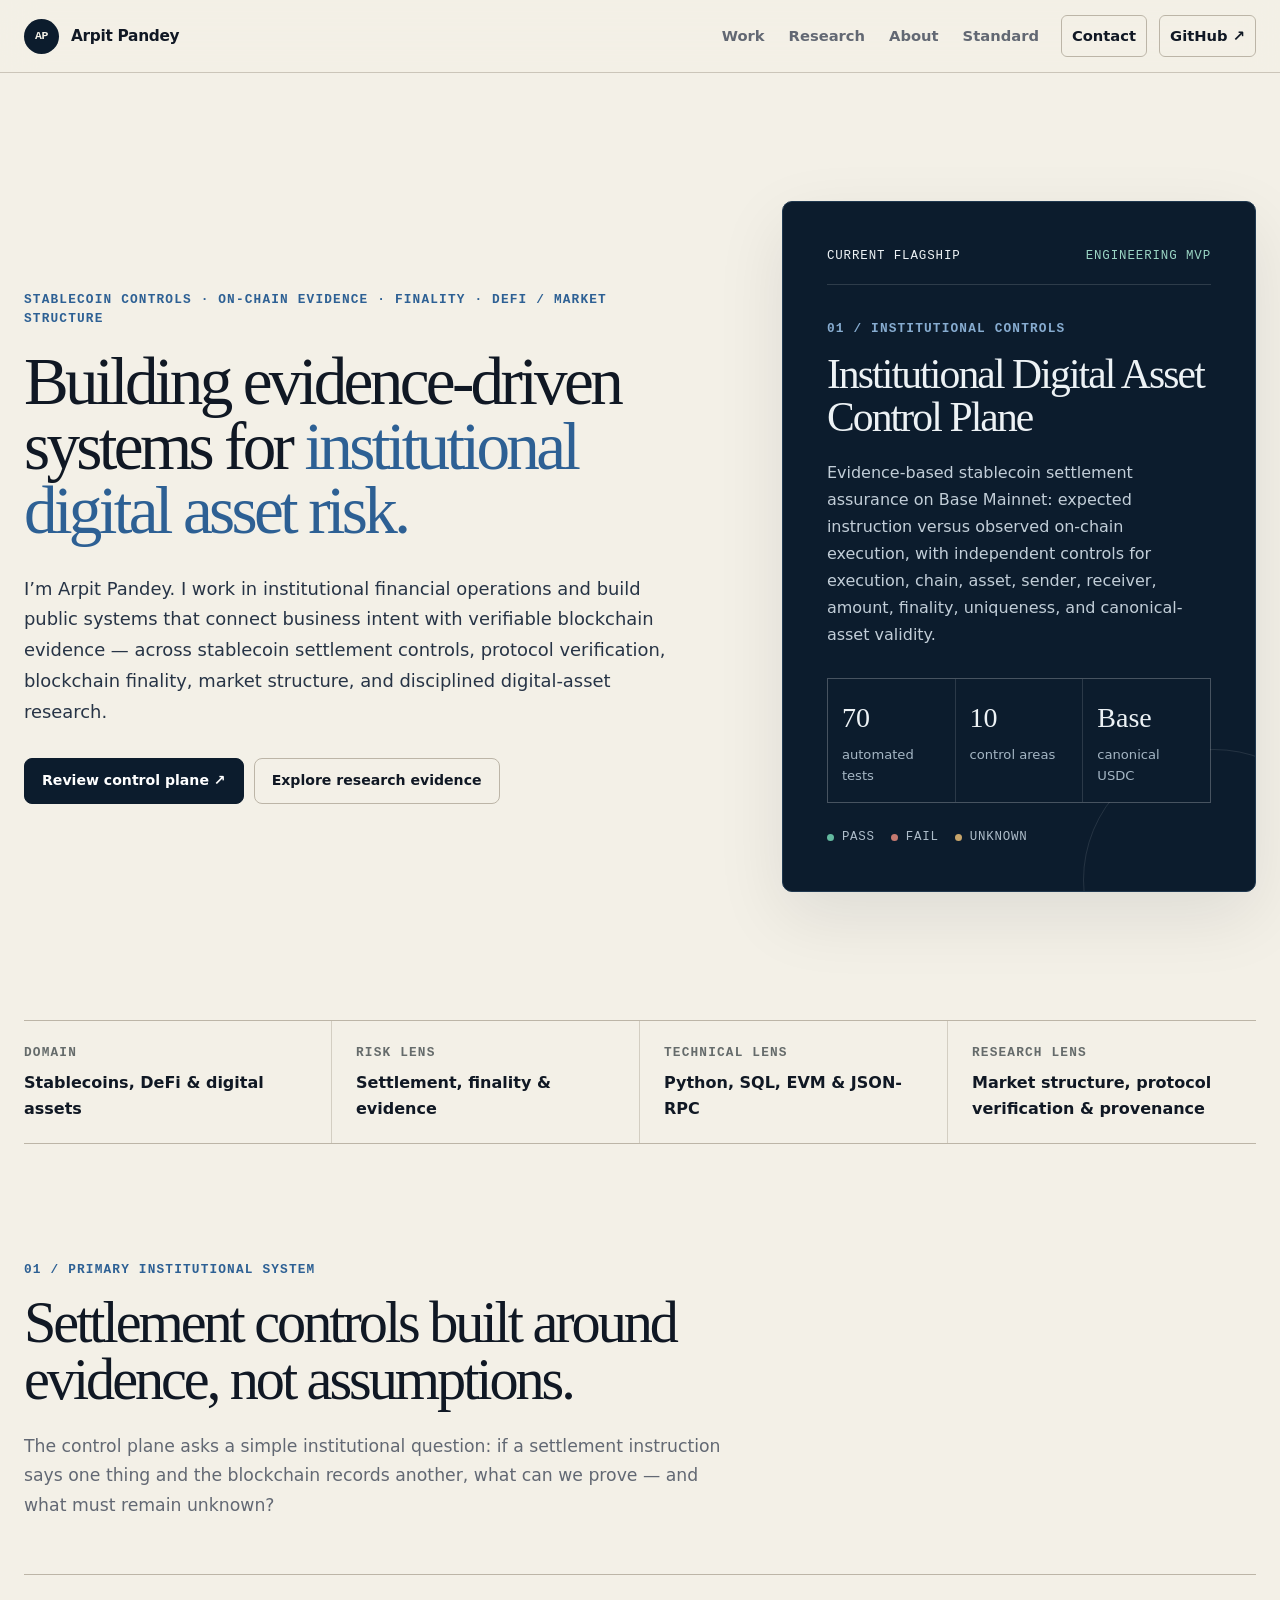
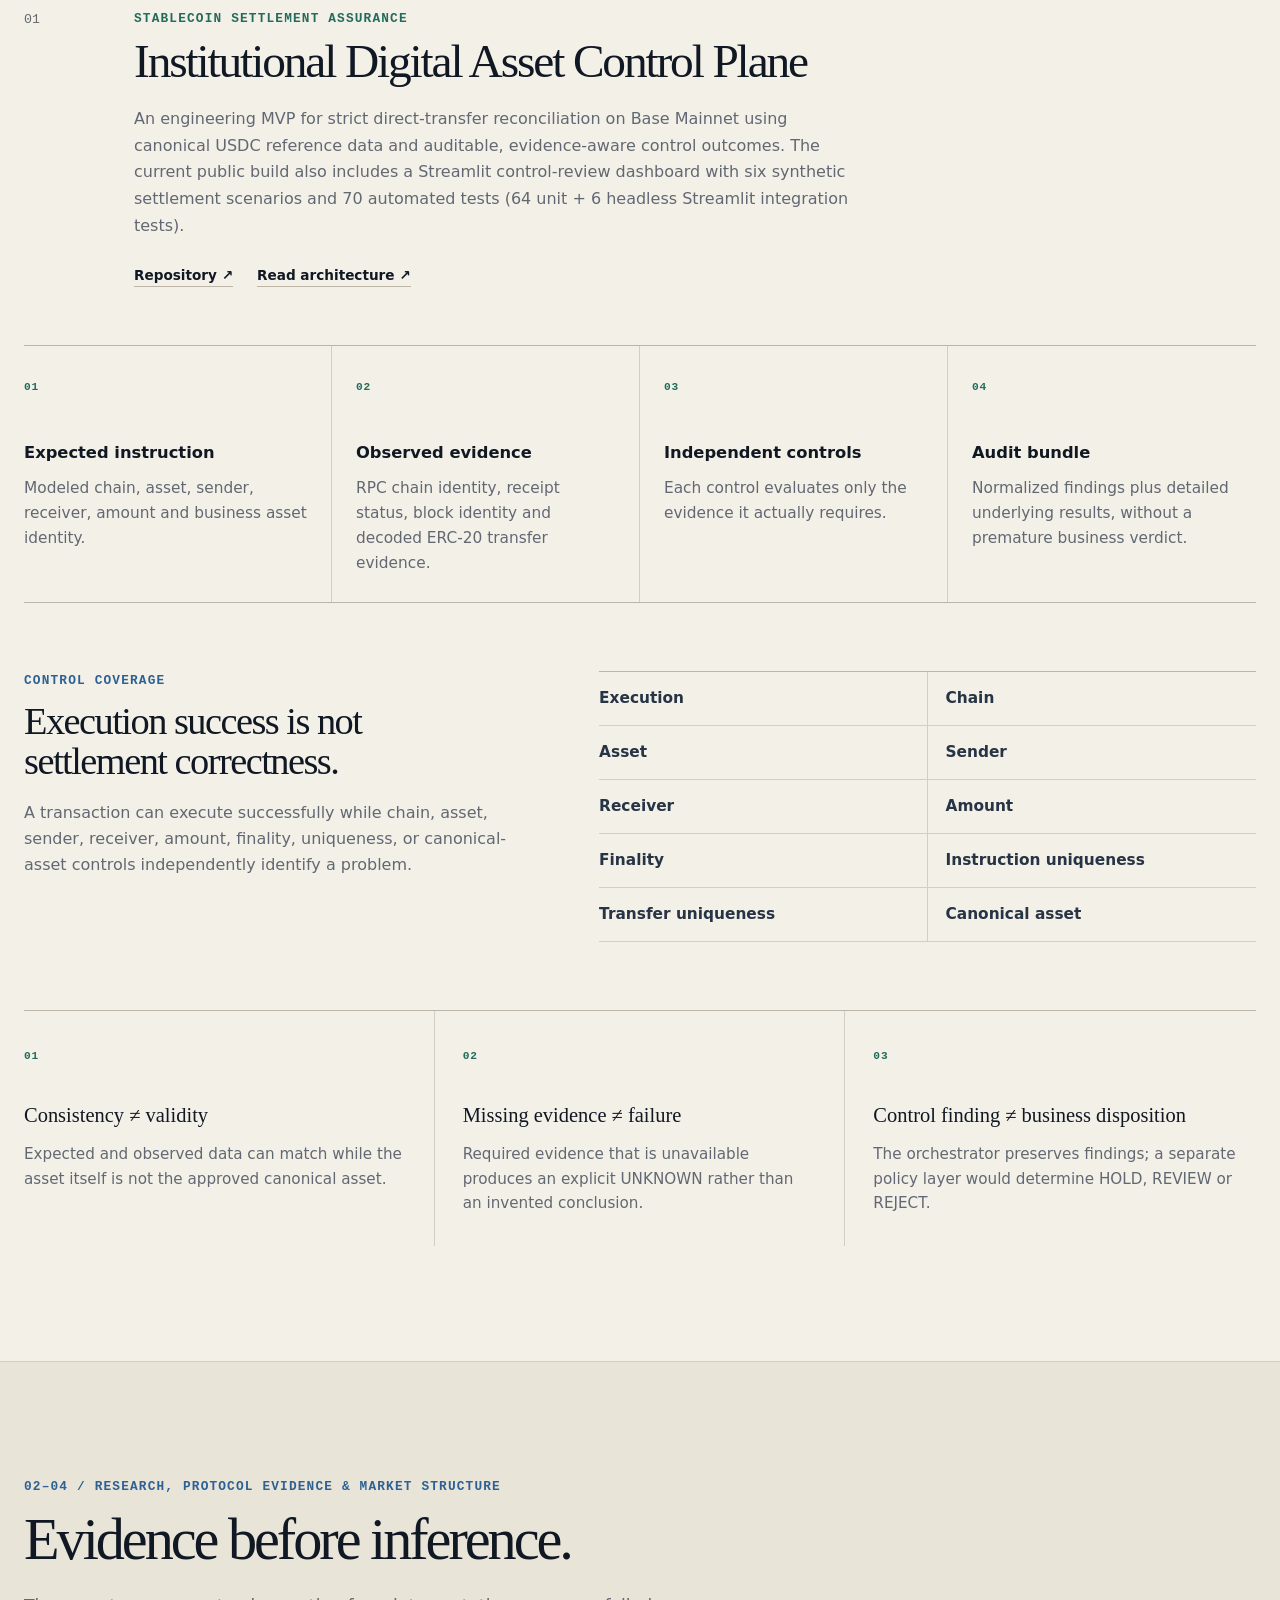
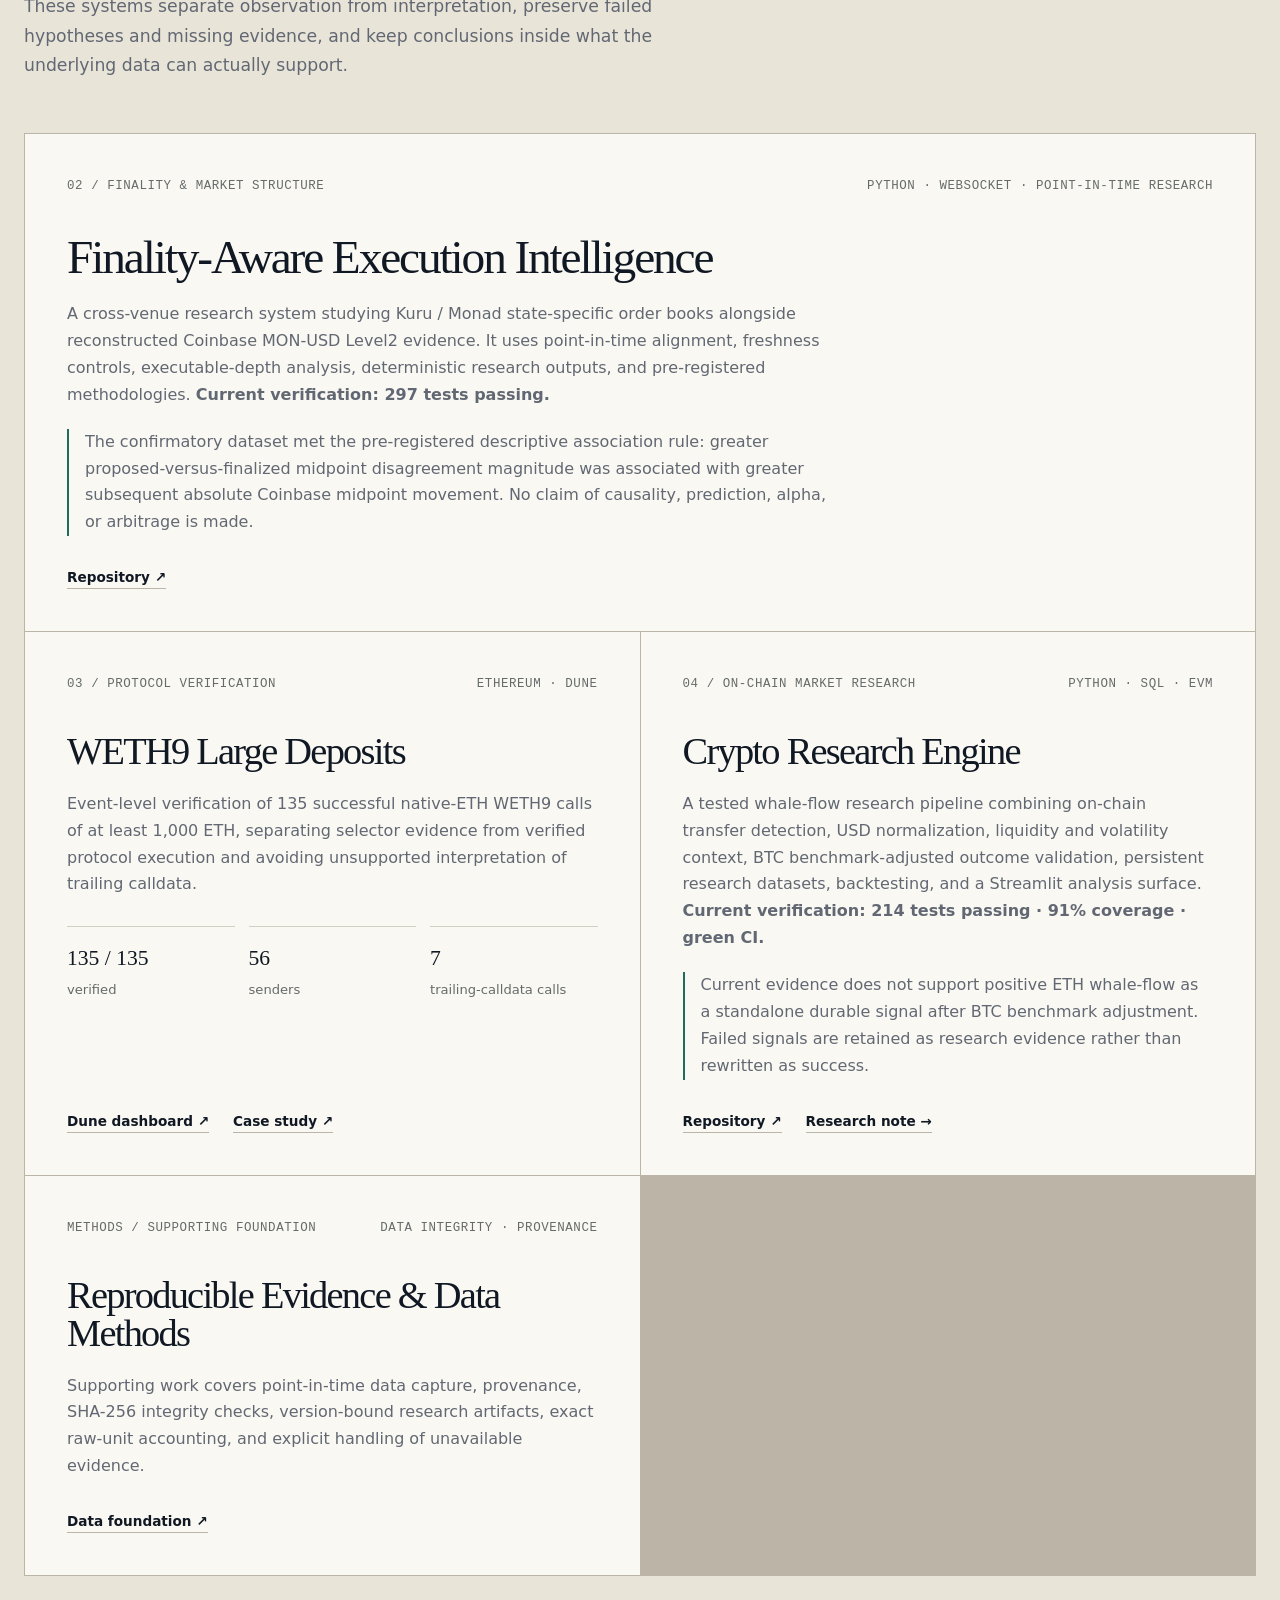
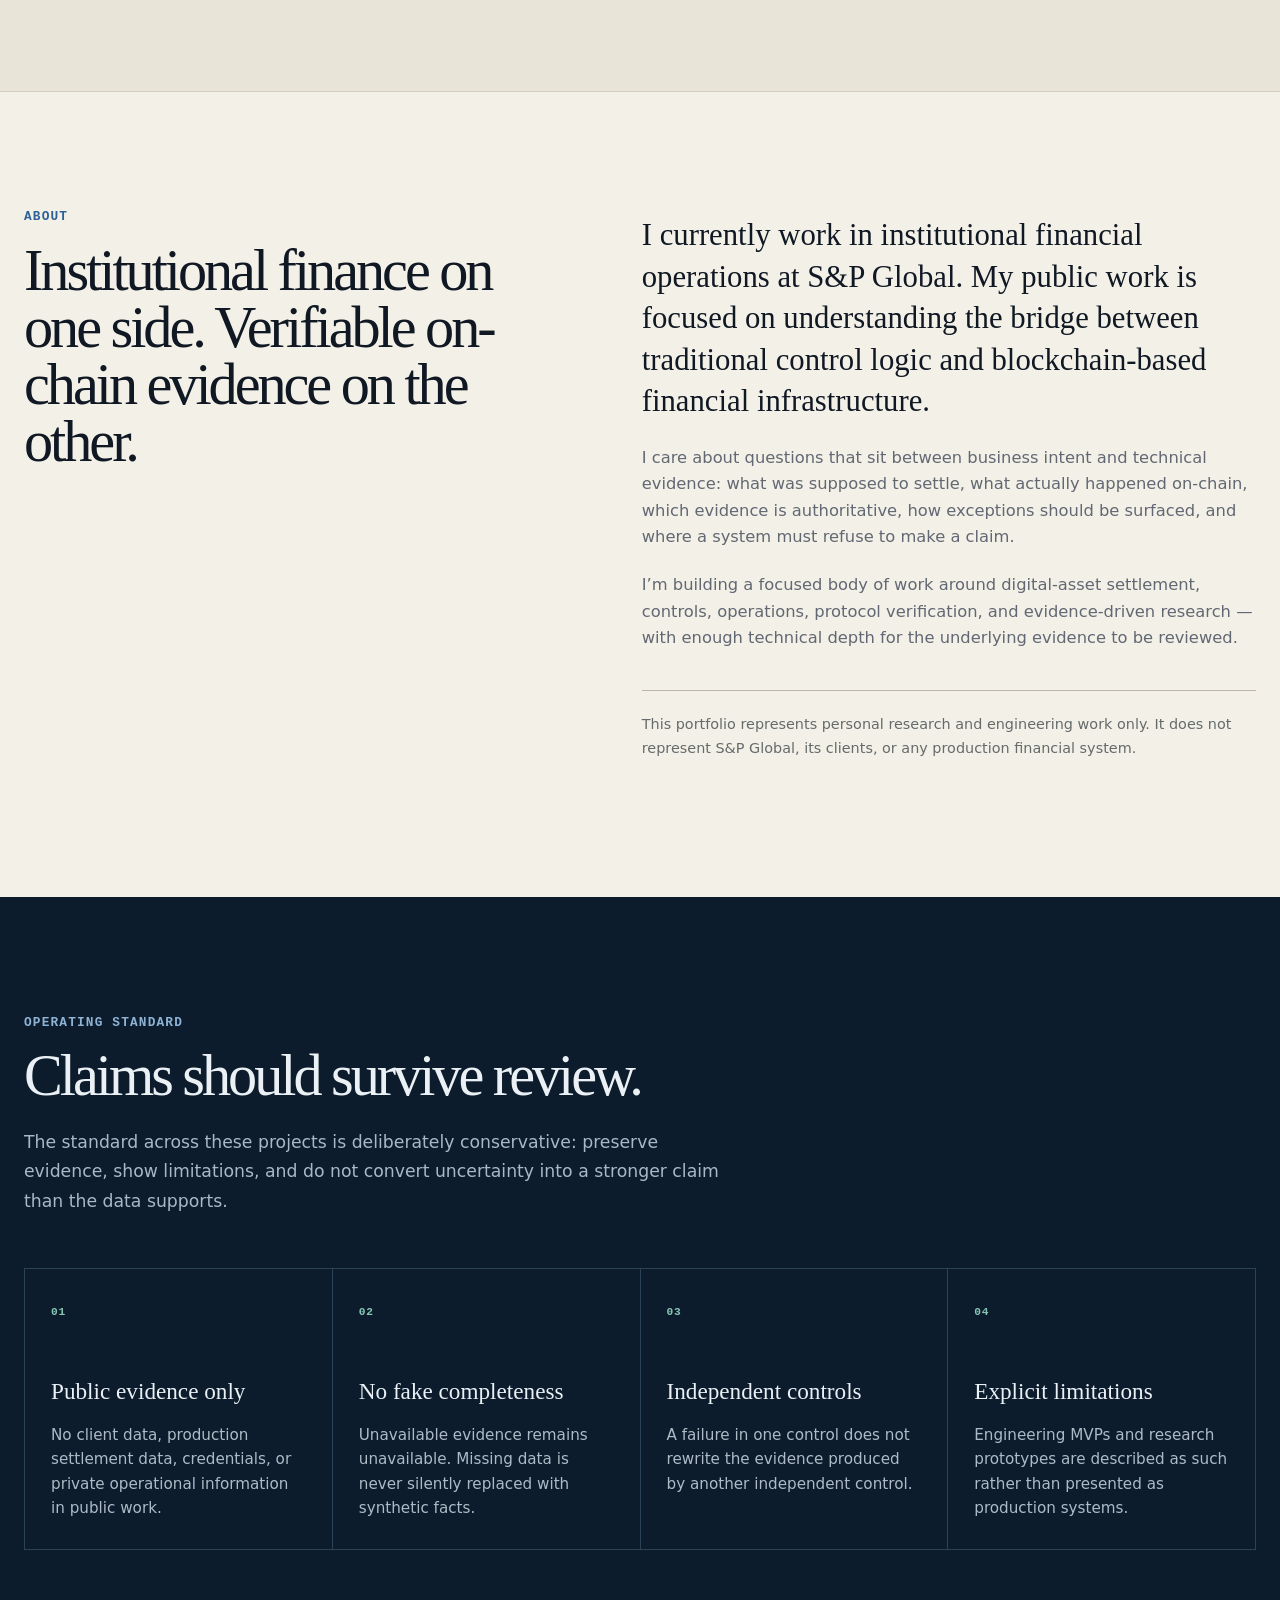
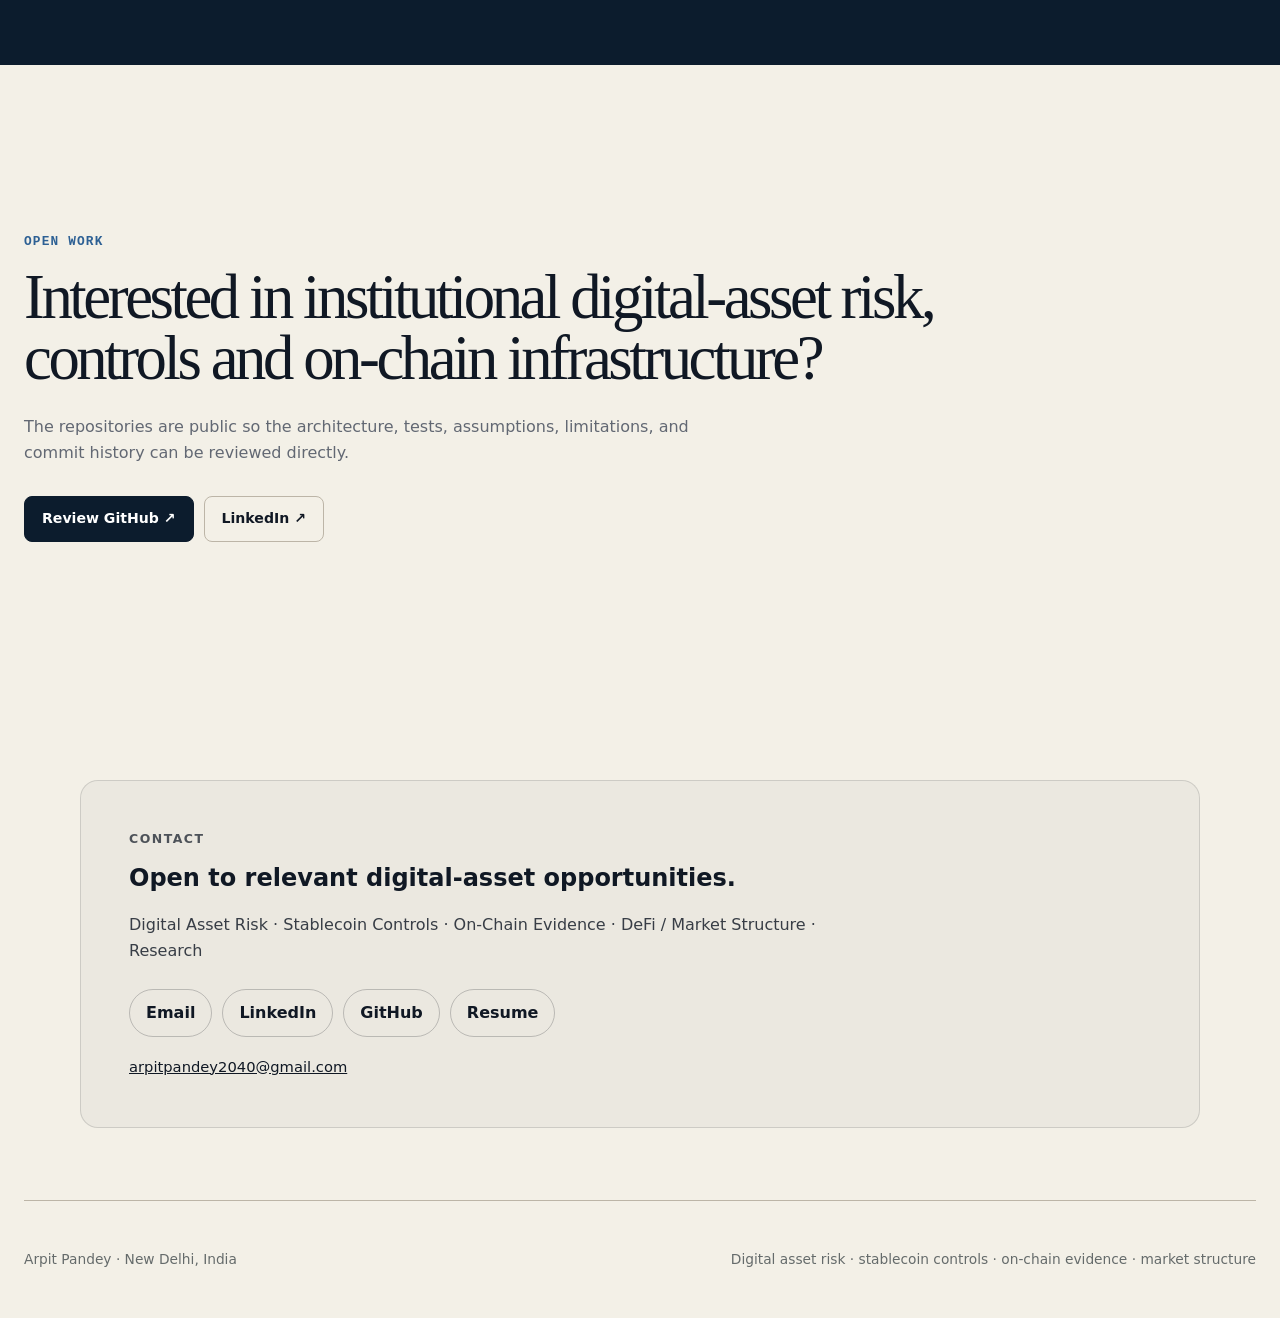
<file: index.html>
<!doctype html>
<html lang="en">
<head>
  <meta charset="utf-8">
  <meta name="viewport" content="width=device-width, initial-scale=1">

  <title>Arpit Pandey | Institutional Digital Asset Risk & On-Chain Evidence</title>

  <meta
    name="description"
    content="Arpit Pandey — institutional digital-asset risk, stablecoin settlement controls, on-chain evidence, protocol verification, blockchain finality, market structure, and disciplined digital-asset research."
  >
  <meta name="robots" content="index,follow">
  <meta name="theme-color" content="#f3f0e7">

  <link rel="canonical" href="https://arpitpandey9.github.io/">
  <link rel="stylesheet" href="portfolio.css">
  <link rel="icon" href="favicon.svg" type="image/svg+xml">

  <meta property="og:type" content="website">
  <meta property="og:url" content="https://arpitpandey9.github.io/">
  <meta property="og:title" content="Arpit Pandey | Institutional Digital Asset Risk & On-Chain Evidence">
  <meta
    property="og:description"
    content="Public proof-of-work across stablecoin settlement controls, on-chain evidence, protocol verification, blockchain finality, market structure, and digital-asset research."
  >

  <meta name="twitter:card" content="summary">
  <meta name="twitter:title" content="Arpit Pandey | Institutional Digital Asset Risk & On-Chain Evidence">
  <meta
    name="twitter:description"
    content="Stablecoin settlement controls, on-chain evidence, protocol verification, blockchain finality, market structure, and digital-asset research."
  >
</head>

<body>
  <a class="skip-link" href="#main-content">Skip to main content</a>

  <header class="site-header">
    <div class="nav-shell">
      <a class="brand" href="#top" aria-label="Arpit Pandey home">
        <span class="brand-mark" aria-hidden="true">AP</span>
        <span class="brand-name">Arpit Pandey</span>
      </a>

      <nav class="nav" aria-label="Primary navigation">
        <a href="#work">Work</a>
        <a href="#research">Research</a>
        <a href="#about">About</a>
        <a href="#standard">Standard</a>
        <a class="nav-external" href="#contact">Contact</a> <a
          class="nav-external"
          href="https://github.com/ArpitPandey9"
          target="_blank"
          rel="noopener noreferrer"
        >GitHub ↗</a>
      </nav>
    </div>
  </header>

  <main id="main-content">
    <section id="top" class="hero page-shell" aria-labelledby="hero-title">
      <div class="hero-copy">
        <p class="kicker">Stablecoin controls · on-chain evidence · finality · DeFi / market structure</p>

        <h1 id="hero-title">
          Building evidence-driven systems for
          <em>institutional digital asset risk.</em>
        </h1>

        <p class="hero-lede">
          I’m Arpit Pandey. I work in institutional financial operations and build
          public systems that connect business intent with verifiable blockchain evidence —
          across stablecoin settlement controls, protocol verification, blockchain finality,
          market structure, and disciplined digital-asset research.
        </p>

        <div class="hero-actions">
          <a
            class="button button-dark"
            href="https://github.com/ArpitPandey9/institutional-digital-asset-controls"
            target="_blank"
            rel="noopener noreferrer"
          >Review control plane ↗</a>

          <a class="button button-quiet" href="#research">Explore research evidence</a>
        </div>
      </div>

      <aside class="flagship-snapshot" aria-label="Current flagship project">
        <div class="snapshot-top">
          <span>Current flagship</span>
          <span class="snapshot-state">ENGINEERING MVP</span>
        </div>

        <p class="snapshot-index">01 / INSTITUTIONAL CONTROLS</p>

        <h2>Institutional Digital Asset Control Plane</h2>

        <p class="snapshot-copy">
          Evidence-based stablecoin settlement assurance on Base Mainnet:
          expected instruction versus observed on-chain execution, with independent
          controls for execution, chain, asset, sender, receiver, amount, finality,
          uniqueness, and canonical-asset validity.
        </p>

        <div class="snapshot-metrics">
          <div>
            <strong>70</strong>
            <span>automated tests</span>
          </div>
          <div>
            <strong>10</strong>
            <span>control areas</span>
          </div>
          <div>
            <strong>Base</strong>
            <span>canonical USDC</span>
          </div>
        </div>

        <div class="snapshot-rule">
          <span class="status-dot status-pass" aria-hidden="true"></span>
          PASS
          <span class="status-dot status-fail" aria-hidden="true"></span>
          FAIL
          <span class="status-dot status-unknown" aria-hidden="true"></span>
          UNKNOWN
        </div>
      </aside>
    </section>

    <section class="proof-strip page-shell" aria-label="Portfolio focus">
      <div>
        <span class="proof-label">Domain</span>
        <strong>Stablecoins, DeFi & digital assets</strong>
      </div>
      <div>
        <span class="proof-label">Risk lens</span>
        <strong>Settlement, finality & evidence</strong>
      </div>
      <div>
        <span class="proof-label">Technical lens</span>
        <strong>Python, SQL, EVM & JSON-RPC</strong>
      </div>
      <div>
        <span class="proof-label">Research lens</span>
        <strong>Market structure, protocol verification & provenance</strong>
      </div>
    </section>

<section id="work" class="section page-shell" aria-labelledby="work-title">
      <div class="section-heading">
        <p class="kicker">01 / Primary institutional system</p>
        <h2 id="work-title">Settlement controls built around evidence, not assumptions.</h2>
        <p>
          The control plane asks a simple institutional question: if a settlement
          instruction says one thing and the blockchain records another, what can
          we prove — and what must remain unknown?
        </p>
      </div>

      <article class="flagship-case">
        <div class="case-intro">
          <div class="case-number">01</div>

          <div>
            <p class="case-type">Stablecoin settlement assurance</p>
            <h3>Institutional Digital Asset Control Plane</h3>

            <p>
              An engineering MVP for strict direct-transfer reconciliation on Base
              Mainnet using canonical USDC reference data and auditable,
              evidence-aware control outcomes. The current public build also includes
              a Streamlit control-review dashboard with six synthetic settlement
              scenarios and 70 automated tests (64 unit + 6 headless Streamlit
              integration tests).
            </p>

            <div class="case-links">
              <a
                href="https://github.com/ArpitPandey9/institutional-digital-asset-controls"
                target="_blank"
                rel="noopener noreferrer"
              >Repository ↗</a>
              <a
                href="https://github.com/ArpitPandey9/institutional-digital-asset-controls#readme"
                target="_blank"
                rel="noopener noreferrer"
              >Read architecture ↗</a>
            </div>
          </div>
        </div>

        <div class="architecture" aria-label="Settlement control architecture">
          <div class="architecture-step">
            <span>01</span>
            <strong>Expected instruction</strong>
            <p>Modeled chain, asset, sender, receiver, amount and business asset identity.</p>
          </div>

          <div class="architecture-step">
            <span>02</span>
            <strong>Observed evidence</strong>
            <p>RPC chain identity, receipt status, block identity and decoded ERC-20 transfer evidence.</p>
          </div>

          <div class="architecture-step">
            <span>03</span>
            <strong>Independent controls</strong>
            <p>Each control evaluates only the evidence it actually requires.</p>
          </div>

          <div class="architecture-step">
            <span>04</span>
            <strong>Audit bundle</strong>
            <p>Normalized findings plus detailed underlying results, without a premature business verdict.</p>
          </div>
        </div>

        <div class="control-layout">
          <div class="control-copy">
            <p class="mini-label">Control coverage</p>
            <h4>Execution success is not settlement correctness.</h4>
            <p>
              A transaction can execute successfully while chain, asset, sender,
              receiver, amount, finality, uniqueness, or canonical-asset controls
              independently identify a problem.
            </p>
          </div>

          <div class="control-grid" aria-label="Implemented controls">
            <span>Execution</span>
            <span>Chain</span>
            <span>Asset</span>
            <span>Sender</span>
            <span>Receiver</span>
            <span>Amount</span>
            <span>Finality</span>
            <span>Instruction uniqueness</span>
            <span>Transfer uniqueness</span>
            <span>Canonical asset</span>
          </div>
        </div>

        <div class="principle-row">
          <div>
            <span>01</span>
            <strong>Consistency ≠ validity</strong>
            <p>Expected and observed data can match while the asset itself is not the approved canonical asset.</p>
          </div>

          <div>
            <span>02</span>
            <strong>Missing evidence ≠ failure</strong>
            <p>Required evidence that is unavailable produces an explicit UNKNOWN rather than an invented conclusion.</p>
          </div>

          <div>
            <span>03</span>
            <strong>Control finding ≠ business disposition</strong>
            <p>The orchestrator preserves findings; a separate policy layer would determine HOLD, REVIEW or REJECT.</p>
          </div>
        </div>
      </article>
    </section>

    <section id="research" class="section section-muted" aria-labelledby="research-title">
      <div class="page-shell">
        <div class="section-heading">
          <p class="kicker">02–04 / Research, protocol evidence & market structure</p>
          <h2 id="research-title">Evidence before inference.</h2>
          <p>
            These systems separate observation from interpretation, preserve failed
            hypotheses and missing evidence, and keep conclusions inside what the
            underlying data can actually support.
          </p>
        </div>

        <div class="research-grid">
          <article class="research-card research-card-wide">
            <div class="card-meta">
              <span>02 / Finality & market structure</span>
              <span>Python · WebSocket · Point-in-time research</span>
            </div>

            <h3>Finality-Aware Execution Intelligence</h3>

            <p>
              A cross-venue research system studying Kuru / Monad state-specific
              order books alongside reconstructed Coinbase MON-USD Level2 evidence.
              It uses point-in-time alignment, freshness controls, executable-depth
              analysis, deterministic research outputs, and pre-registered methodologies.
              <strong>Current verification: 297 tests passing.</strong>
            </p>

            <p class="card-finding">
              The confirmatory dataset met the pre-registered descriptive association rule:
              greater proposed-versus-finalized midpoint disagreement magnitude was
              associated with greater subsequent absolute Coinbase midpoint movement.
              No claim of causality, prediction, alpha, or arbitrage is made.
            </p>

            <div class="card-links">
              <a
                href="https://github.com/ArpitPandey9/finality-aware-execution-intelligence"
                target="_blank"
                rel="noopener noreferrer"
              >Repository ↗</a>
            </div>
          </article>

          <article class="research-card">
            <div class="card-meta">
              <span>03 / Protocol verification</span>
              <span>Ethereum · Dune</span>
            </div>

            <h3>WETH9 Large Deposits</h3>

            <p>
              Event-level verification of 135 successful native-ETH WETH9 calls of
              at least 1,000 ETH, separating selector evidence from verified protocol
              execution and avoiding unsupported interpretation of trailing calldata.
            </p>

            <div class="evidence-stats">
              <div><strong>135 / 135</strong><span>verified</span></div>
              <div><strong>56</strong><span>senders</span></div>
              <div><strong>7</strong><span>trailing-calldata calls</span></div>
            </div>

            <div class="card-links">
              <a
                href="https://dune.com/arpitpandey/weth9-large-deposits-event-level-verification"
                target="_blank"
                rel="noopener noreferrer"
              >Dune dashboard ↗</a>
              <a
                href="https://github.com/ArpitPandey9/crypto-research-engine/blob/main/docs/WETH9_EVENT_LEVEL_VERIFICATION.md"
                target="_blank"
                rel="noopener noreferrer"
              >Case study ↗</a>
            </div>
          </article>

          <article class="research-card">
            <div class="card-meta">
              <span>04 / On-chain market research</span>
              <span>Python · SQL · EVM</span>
            </div>

            <h3>Crypto Research Engine</h3>

            <p>
              A tested whale-flow research pipeline combining on-chain transfer
              detection, USD normalization, liquidity and volatility context,
              BTC benchmark-adjusted outcome validation, persistent research datasets,
              backtesting, and a Streamlit analysis surface.
              <strong>Current verification: 214 tests passing · 91% coverage · green CI.</strong>
            </p>

            <p class="card-finding">
              Current evidence does not support positive ETH whale-flow as a standalone
              durable signal after BTC benchmark adjustment. Failed signals are retained
              as research evidence rather than rewritten as success.
            </p>

            <div class="card-links">
              <a
                href="https://github.com/ArpitPandey9/crypto-research-engine"
                target="_blank"
                rel="noopener noreferrer"
              >Repository ↗</a>
              <a href="research/whale-flow-failure.html">Research note →</a>
            </div>
          </article>

          <article class="research-card">
            <div class="card-meta">
              <span>Methods / Supporting foundation</span>
              <span>Data integrity · provenance</span>
            </div>

            <h3>Reproducible Evidence & Data Methods</h3>

            <p>
              Supporting work covers point-in-time data capture, provenance,
              SHA-256 integrity checks, version-bound research artifacts,
              exact raw-unit accounting, and explicit handling of unavailable evidence.
            </p>

            <div class="card-links">
              <a
                href="https://github.com/ArpitPandey9/crypto-data-foundation"
                target="_blank"
                rel="noopener noreferrer"
              >Data foundation ↗</a>
            </div>
          </article>
        </div>
      </div>
    </section>

    <section id="about" class="section page-shell about-layout" aria-labelledby="about-title">
      <div class="section-heading">
        <p class="kicker">About</p>
        <h2 id="about-title">Institutional finance on one side. Verifiable on-chain evidence on the other.</h2>
      </div>

      <div class="about-copy">
        <p class="about-lead">
          I currently work in institutional financial operations at S&amp;P Global.
          My public work is focused on understanding the bridge between traditional
          control logic and blockchain-based financial infrastructure.
        </p>

        <p>
          I care about questions that sit between business intent and technical
          evidence: what was supposed to settle, what actually happened on-chain,
          which evidence is authoritative, how exceptions should be surfaced, and
          where a system must refuse to make a claim.
        </p>

        <p>
          I’m building a focused body of work around digital-asset settlement,
          controls, operations, protocol verification, and evidence-driven research —
          with enough technical depth for the underlying evidence to be reviewed.
        </p>

        <p class="independence-note">
          This portfolio represents personal research and engineering work only.
          It does not represent S&amp;P Global, its clients, or any production
          financial system.
        </p>
      </div>
    </section>

    <section id="standard" class="section standard-section" aria-labelledby="standard-title">
      <div class="page-shell">
        <div class="section-heading">
          <p class="kicker">Operating standard</p>
          <h2 id="standard-title">Claims should survive review.</h2>
          <p>
            The standard across these projects is deliberately conservative:
            preserve evidence, show limitations, and do not convert uncertainty into
            a stronger claim than the data supports.
          </p>
        </div>

        <div class="standard-grid">
          <article>
            <span>01</span>
            <h3>Public evidence only</h3>
            <p>No client data, production settlement data, credentials, or private operational information in public work.</p>
          </article>

          <article>
            <span>02</span>
            <h3>No fake completeness</h3>
            <p>Unavailable evidence remains unavailable. Missing data is never silently replaced with synthetic facts.</p>
          </article>

          <article>
            <span>03</span>
            <h3>Independent controls</h3>
            <p>A failure in one control does not rewrite the evidence produced by another independent control.</p>
          </article>

          <article>
            <span>04</span>
            <h3>Explicit limitations</h3>
            <p>Engineering MVPs and research prototypes are described as such rather than presented as production systems.</p>
          </article>
        </div>
      </div>
    </section>

    <section class="closing page-shell" aria-labelledby="closing-title">
      <p class="kicker">Open work</p>
      <h2 id="closing-title">Interested in institutional digital-asset risk, controls and on-chain infrastructure?</h2>

      <p>
        The repositories are public so the architecture, tests, assumptions,
        limitations, and commit history can be reviewed directly.
      </p>

      <div class="hero-actions">
        <a
          class="button button-dark"
          href="https://github.com/ArpitPandey9"
          target="_blank"
          rel="noopener noreferrer"
        >Review GitHub ↗</a>

        <a
          class="button button-quiet"
          href="https://www.linkedin.com/in/ACoAADVvCjwBXaQuv5C_cg22PLvy0SOEme4x2IU"
          target="_blank"
          rel="noopener noreferrer"
        >LinkedIn ↗</a>
      </div>
    </section>

<!-- CONTACT_SECTION_V1 -->
<section id="contact" class="contact-section" aria-labelledby="contact-title">
  <div class="contact-card">
    <p class="contact-kicker">Contact</p>
    <h2 id="contact-title">Open to relevant digital-asset opportunities.</h2>
    <p class="contact-copy">
      Digital Asset Risk · Stablecoin Controls · On-Chain Evidence · DeFi / Market Structure · Research
    </p>
    <div class="contact-actions" aria-label="Contact links">
      <a class="contact-action" href="mailto:arpitpandey2040@gmail.com">Email</a>
      <a class="contact-action" href="https://www.linkedin.com/in/ACoAADVvCjwBXaQuv5C_cg22PLvy0SOEme4x2IU" target="_blank" rel="noopener noreferrer">LinkedIn</a>
      <a class="contact-action" href="https://github.com/ArpitPandey9" target="_blank" rel="noopener noreferrer">GitHub</a>
      <a class="contact-action" href="assets/Arpit_Pandey_Digital_Asset_Research_Resume_214.pdf" target="_blank" rel="noopener noreferrer">Resume</a>
    </div>
    <p class="contact-email"><a href="mailto:arpitpandey2040@gmail.com">arpitpandey2040@gmail.com</a></p>
  </div>
</section>

</main>

  <footer class="footer page-shell">
    <p>Arpit Pandey · New Delhi, India</p>

    <p>
      Digital asset risk · stablecoin controls · on-chain evidence · market structure
    </p>

  </footer>
</body>
</html>
</file>
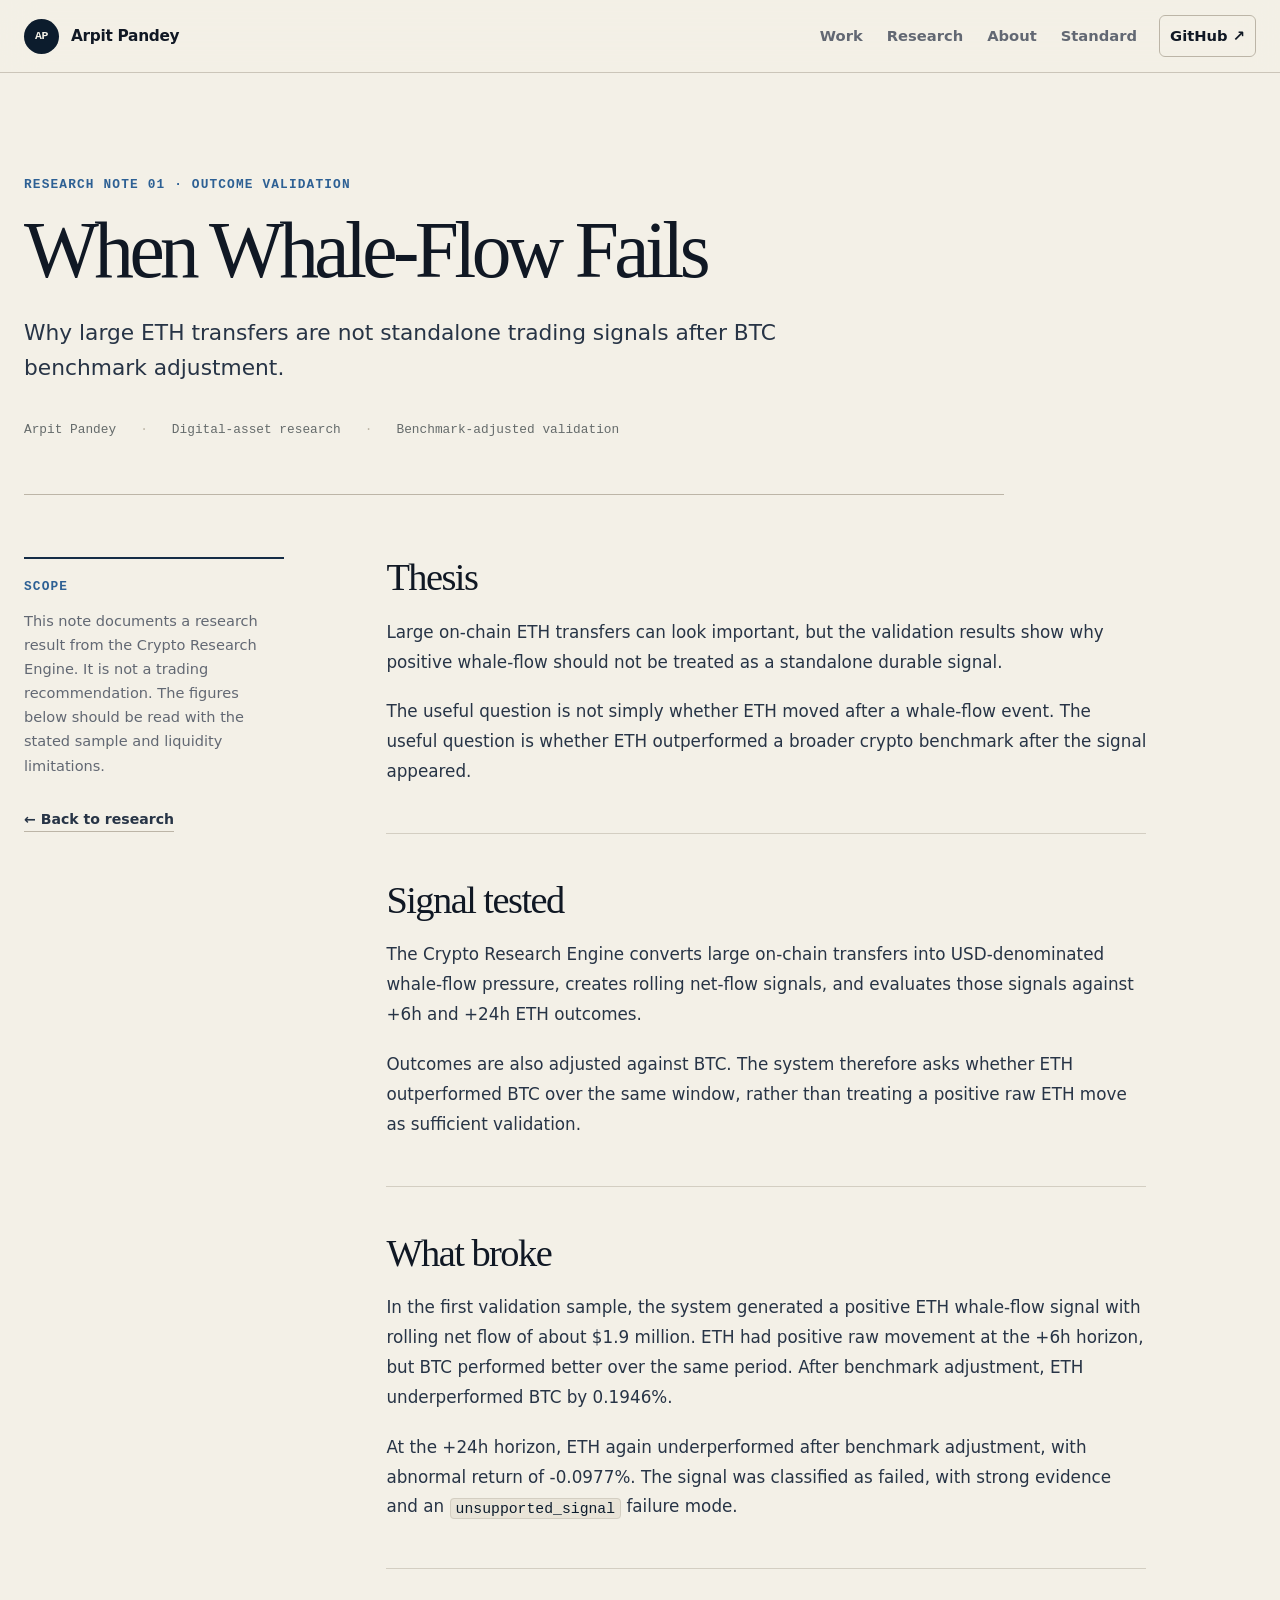
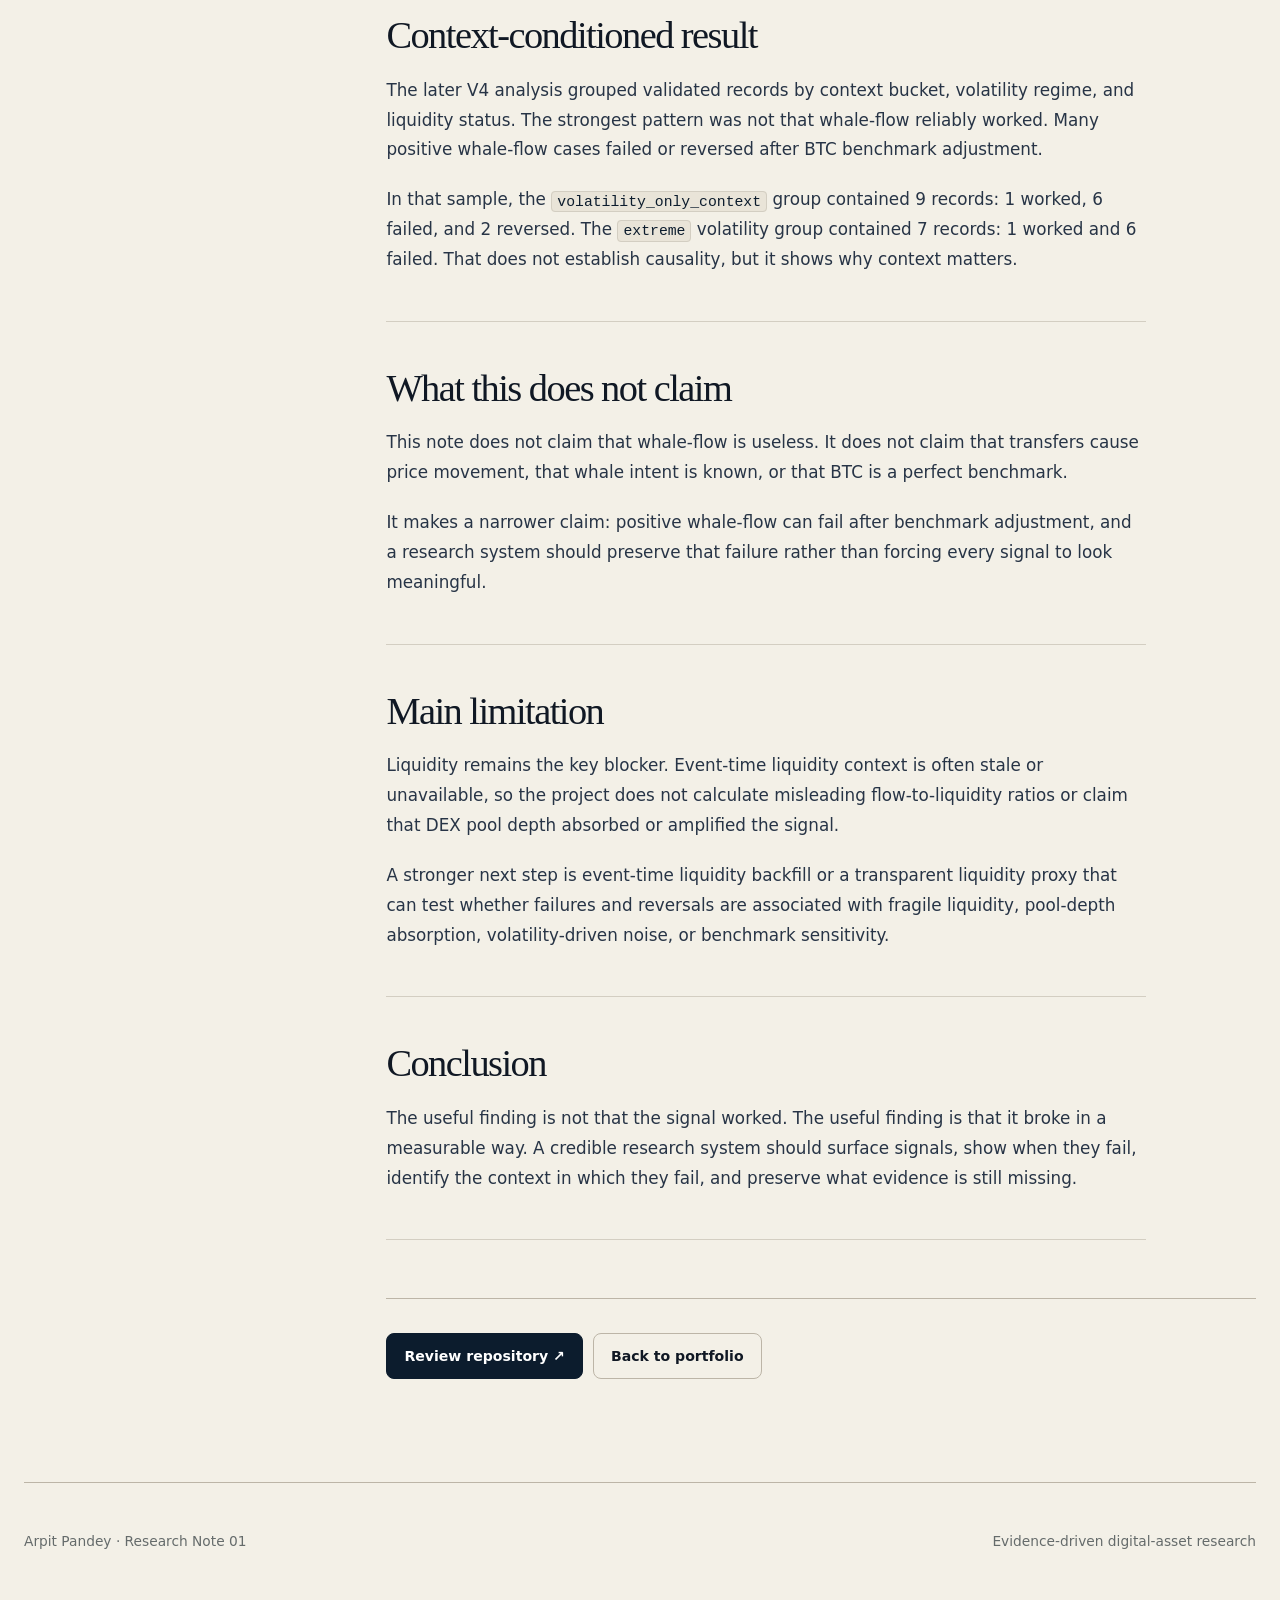
<file: research/whale-flow-failure.html>
<!doctype html>
<html lang="en">
<head>
  <meta charset="utf-8">
  <meta name="viewport" content="width=device-width, initial-scale=1">

  <title>When Whale-Flow Fails | Arpit Pandey</title>

  <meta
    name="description"
    content="Research note by Arpit Pandey on why large ETH whale-flow should not be treated as a standalone durable signal after BTC benchmark adjustment."
  >
  <meta name="robots" content="index,follow">
  <meta name="theme-color" content="#f3f0e7">

  <link
    rel="canonical"
    href="https://arpitpandey9.github.io/research/whale-flow-failure.html"
  >
  <link rel="stylesheet" href="../portfolio.css">
  <link rel="icon" href="../favicon.svg" type="image/svg+xml">

  <meta property="og:type" content="article">
  <meta property="og:url" content="https://arpitpandey9.github.io/research/whale-flow-failure.html">
  <meta property="og:title" content="When Whale-Flow Fails | Arpit Pandey">
  <meta
    property="og:description"
    content="Why positive ETH whale-flow should not be treated as a standalone durable signal after BTC benchmark adjustment."
  >

  <meta name="twitter:card" content="summary">
  <meta name="twitter:title" content="When Whale-Flow Fails | Arpit Pandey">
  <meta
    name="twitter:description"
    content="Benchmark-adjusted validation of an ETH whale-flow signal."
  >
</head>

<body>
  <a class="skip-link" href="#main-content">Skip to main content</a>

  <header class="site-header">
    <div class="nav-shell">
      <a class="brand" href="../index.html" aria-label="Arpit Pandey home">
        <span class="brand-mark" aria-hidden="true">AP</span>
        <span class="brand-name">Arpit Pandey</span>
      </a>

      <nav class="nav" aria-label="Primary navigation">
        <a href="../index.html#work">Work</a>
        <a href="../index.html#research">Research</a>
        <a href="../index.html#about">About</a>
        <a href="../index.html#standard">Standard</a>
        <a
          class="nav-external"
          href="https://github.com/ArpitPandey9"
          target="_blank"
          rel="noopener noreferrer"
        >GitHub ↗</a>
      </nav>
    </div>
  </header>

  <main id="main-content">
    <article class="research-note page-shell">
      <header class="article-hero">
        <p class="kicker">Research note 01 · Outcome validation</p>

        <h1>When Whale-Flow Fails</h1>

        <p class="article-deck">
          Why large ETH transfers are not standalone trading signals after
          BTC benchmark adjustment.
        </p>

        <div class="article-meta">
          <span>Arpit Pandey</span>
          <span>Digital-asset research</span>
          <span>Benchmark-adjusted validation</span>
        </div>
      </header>

      <div class="article-layout">
        <aside class="article-rail">
          <div class="article-disclaimer">
            <p class="mini-label">Scope</p>
            <p>
              This note documents a research result from the Crypto Research
              Engine. It is not a trading recommendation. The figures below
              should be read with the stated sample and liquidity limitations.
            </p>
          </div>

          <a class="article-back" href="../index.html#research">
            ← Back to research
          </a>
        </aside>

        <div class="article-copy">
          <section>
            <h2>Thesis</h2>

            <p>
              Large on-chain ETH transfers can look important, but the validation
              results show why positive whale-flow should not be treated as a
              standalone durable signal.
            </p>

            <p>
              The useful question is not simply whether ETH moved after a
              whale-flow event. The useful question is whether ETH outperformed
              a broader crypto benchmark after the signal appeared.
            </p>
          </section>

          <section>
            <h2>Signal tested</h2>

            <p>
              The Crypto Research Engine converts large on-chain transfers into
              USD-denominated whale-flow pressure, creates rolling net-flow
              signals, and evaluates those signals against +6h and +24h ETH
              outcomes.
            </p>

            <p>
              Outcomes are also adjusted against BTC. The system therefore asks
              whether ETH outperformed BTC over the same window, rather than
              treating a positive raw ETH move as sufficient validation.
            </p>
          </section>

          <section>
            <h2>What broke</h2>

            <p>
              In the first validation sample, the system generated a positive ETH
              whale-flow signal with rolling net flow of about $1.9 million. ETH
              had positive raw movement at the +6h horizon, but BTC performed
              better over the same period. After benchmark adjustment, ETH
              underperformed BTC by 0.1946%.
            </p>

            <p>
              At the +24h horizon, ETH again underperformed after benchmark
              adjustment, with abnormal return of -0.0977%. The signal was
              classified as failed, with strong evidence and an
              <code>unsupported_signal</code> failure mode.
            </p>
          </section>

          <section>
            <h2>Context-conditioned result</h2>

            <p>
              The later V4 analysis grouped validated records by context bucket,
              volatility regime, and liquidity status. The strongest pattern was
              not that whale-flow reliably worked. Many positive whale-flow cases
              failed or reversed after BTC benchmark adjustment.
            </p>

            <p>
              In that sample, the <code>volatility_only_context</code> group
              contained 9 records: 1 worked, 6 failed, and 2 reversed. The
              <code>extreme</code> volatility group contained 7 records: 1 worked
              and 6 failed. That does not establish causality, but it shows why
              context matters.
            </p>
          </section>

          <section>
            <h2>What this does not claim</h2>

            <p>
              This note does not claim that whale-flow is useless. It does not
              claim that transfers cause price movement, that whale intent is
              known, or that BTC is a perfect benchmark.
            </p>

            <p>
              It makes a narrower claim: positive whale-flow can fail after
              benchmark adjustment, and a research system should preserve that
              failure rather than forcing every signal to look meaningful.
            </p>
          </section>

          <section>
            <h2>Main limitation</h2>

            <p>
              Liquidity remains the key blocker. Event-time liquidity context is
              often stale or unavailable, so the project does not calculate
              misleading flow-to-liquidity ratios or claim that DEX pool depth
              absorbed or amplified the signal.
            </p>

            <p>
              A stronger next step is event-time liquidity backfill or a
              transparent liquidity proxy that can test whether failures and
              reversals are associated with fragile liquidity, pool-depth
              absorption, volatility-driven noise, or benchmark sensitivity.
            </p>
          </section>

          <section>
            <h2>Conclusion</h2>

            <p>
              The useful finding is not that the signal worked. The useful
              finding is that it broke in a measurable way. A credible research
              system should surface signals, show when they fail, identify the
              context in which they fail, and preserve what evidence is still
              missing.
            </p>
          </section>
        </div>
      </div>

      <div class="article-actions">
        <a
          class="button button-dark"
          href="https://github.com/ArpitPandey9/crypto-research-engine"
          target="_blank"
          rel="noopener noreferrer"
        >Review repository ↗</a>

        <a class="button button-quiet" href="../index.html">
          Back to portfolio
        </a>
      </div>
    </article>
  </main>

  <footer class="footer page-shell">
    <p>Arpit Pandey · Research Note 01</p>
    <p>Evidence-driven digital-asset research</p>
  </footer>
</body>
</html>
</file>
<file: portfolio.css>
:root {
  --paper: #f3f0e7;
  --paper-deep: #e9e4d8;
  --surface: #faf8f2;
  --ink: #101824;
  --ink-soft: #273446;
  --muted: #626873;
  --muted-light: #656b6b;
  --line: #d3cec2;
  --line-dark: #bcb5a7;

  --navy: #142c46;
  --navy-deep: #0c1c2d;
  --blue: #2d6094;
  --green: #236b5c;
  --amber: #9a6b2c;
  --red: #8b4b45;

  --white: #ffffff;

  --shadow-sm: 0 8px 24px rgba(16, 24, 36, 0.06);
  --shadow-lg: 0 24px 70px rgba(16, 24, 36, 0.09);

  --serif:
    "Iowan Old Style",
    "Palatino Linotype",
    "Book Antiqua",
    Palatino,
    Georgia,
    serif;

  --sans:
    Inter,
    ui-sans-serif,
    system-ui,
    -apple-system,
    BlinkMacSystemFont,
    "Segoe UI",
    sans-serif;

  --mono:
    "SFMono-Regular",
    Consolas,
    "Liberation Mono",
    Menlo,
    monospace;
}

* {
  box-sizing: border-box;
}

html {
  scroll-behavior: smooth;
  background: var(--paper);
}

body {
  margin: 0;
  min-width: 320px;
  color: var(--ink);
  background: var(--paper);
  font-family: var(--sans);
  font-size: 16px;
  line-height: 1.62;
  text-rendering: optimizeLegibility;
  -webkit-font-smoothing: antialiased;
}

a {
  color: inherit;
}

a,
button {
  -webkit-tap-highlight-color: transparent;
}

::selection {
  color: var(--white);
  background: var(--navy);
}

.skip-link {
  position: fixed;
  top: 12px;
  left: 12px;
  z-index: 999;
  padding: 10px 14px;
  color: var(--white);
  background: var(--navy-deep);
  text-decoration: none;
  transform: translateY(-160%);
}

.skip-link:focus {
  transform: translateY(0);
}

.page-shell {
  width: min(1240px, calc(100% - 48px));
  margin-inline: auto;
}

.site-header {
  position: sticky;
  top: 0;
  z-index: 100;
  border-bottom: 1px solid rgba(188, 181, 167, 0.72);
  background: rgba(243, 240, 231, 0.92);
  backdrop-filter: blur(18px);
}

.nav-shell {
  width: min(1360px, calc(100% - 48px));
  min-height: 72px;
  margin-inline: auto;
  display: flex;
  align-items: center;
  justify-content: space-between;
  gap: 28px;
}

.brand {
  display: inline-flex;
  align-items: center;
  gap: 12px;
  text-decoration: none;
}

.brand-mark {
  width: 35px;
  height: 35px;
  display: inline-grid;
  place-items: center;
  color: var(--paper);
  background: var(--navy-deep);
  border-radius: 50%;
  font-family: var(--mono);
  font-size: 0.72rem;
  font-weight: 800;
  letter-spacing: -0.04em;
}

.brand-name {
  font-size: 0.96rem;
  font-weight: 760;
  letter-spacing: -0.02em;
}

.nav {
  display: flex;
  align-items: center;
  gap: 4px;
}

.nav a {
  padding: 8px 10px;
  color: var(--muted);
  border-radius: 6px;
  font-size: 0.92rem;
  font-weight: 650;
  text-decoration: none;
}

.nav a:hover {
  color: var(--ink);
  background: rgba(16, 24, 36, 0.05);
}

.nav .nav-external {
  margin-left: 8px;
  color: var(--ink);
  border: 1px solid var(--line-dark);
}

.hero {
  min-height: calc(100vh - 72px);
  display: grid;
  grid-template-columns: minmax(0, 1.17fr) minmax(360px, 0.83fr);
  align-items: center;
  gap: clamp(46px, 7vw, 108px);
  padding-block: clamp(72px, 10vw, 138px);
}

.hero-copy {
  max-width: 760px;
}

.kicker,
.mini-label,
.case-type,
.proof-label,
.snapshot-index {
  margin: 0;
  color: var(--blue);
  font-family: var(--mono);
  font-size: 0.80rem;
  font-weight: 760;
  letter-spacing: 0.09em;
  line-height: 1.5;
  text-transform: uppercase;
}

.hero h1 {
  max-width: 820px;
  margin: 22px 0 0;
  font-family: var(--serif);
  font-size: clamp(3.05rem, 5.25vw, 5.55rem);
  font-weight: 500;
  letter-spacing: -0.055em;
  line-height: 0.96;
}

.hero h1 em {
  color: var(--blue);
  font-style: normal;
}

.hero-lede {
  max-width: 690px;
  margin: 30px 0 0;
  color: var(--ink-soft);
  font-size: clamp(1.04rem, 1.4vw, 1.22rem);
  line-height: 1.72;
}

.hero-actions {
  display: flex;
  flex-wrap: wrap;
  gap: 10px;
  margin-top: 30px;
}

.button {
  min-height: 46px;
  display: inline-flex;
  align-items: center;
  justify-content: center;
  padding: 0 17px;
  border: 1px solid transparent;
  border-radius: 8px;
  font-size: 0.88rem;
  font-weight: 720;
  text-decoration: none;
}

.button-dark {
  color: var(--white);
  background: var(--navy-deep);
  border-color: var(--navy-deep);
}

.button-dark:hover {
  background: var(--navy);
}

.button-quiet {
  color: var(--ink);
  background: transparent;
  border-color: var(--line-dark);
}

.button-quiet:hover {
  background: var(--surface);
}


.flagship-snapshot {
  position: relative;
  overflow: hidden;
  padding: clamp(28px, 3.6vw, 44px);
  color: #edf2f5;
  background: var(--navy-deep);
  border: 1px solid #20384f;
  border-radius: 10px;
  box-shadow: var(--shadow-lg);
}

.flagship-snapshot::after {
  content: "";
  position: absolute;
  right: -90px;
  bottom: -120px;
  width: 260px;
  height: 260px;
  border: 1px solid rgba(255, 255, 255, 0.1);
  border-radius: 50%;
}

.snapshot-top {
  position: relative;
  z-index: 1;
  display: flex;
  justify-content: space-between;
  gap: 18px;
  padding-bottom: 18px;
  border-bottom: 1px solid rgba(255, 255, 255, 0.14);
  font-family: var(--mono);
  font-size: 0.78rem;
  letter-spacing: 0.07em;
  text-transform: uppercase;
}

.snapshot-state {
  color: #9ad5c4;
}

.snapshot-index {
  position: relative;
  z-index: 1;
  margin-top: 34px;
  color: #87acd0;
}

.flagship-snapshot h2 {
  position: relative;
  z-index: 1;
  max-width: 520px;
  margin: 15px 0 0;
  font-family: var(--serif);
  font-size: clamp(2rem, 3.25vw, 3.3rem);
  font-weight: 500;
  letter-spacing: -0.045em;
  line-height: 1.02;
}

.snapshot-copy {
  position: relative;
  z-index: 1;
  margin: 22px 0 0;
  color: #c2ced8;
  font-size: 1rem;
  line-height: 1.68;
}

.snapshot-metrics {
  position: relative;
  z-index: 1;
  display: grid;
  grid-template-columns: repeat(3, 1fr);
  gap: 1px;
  margin-top: 30px;
  border: 1px solid rgba(255, 255, 255, 0.13);
  background: rgba(255, 255, 255, 0.13);
}

.snapshot-metrics div {
  min-width: 0;
  padding: 16px 14px;
  background: var(--navy-deep);
}

.snapshot-metrics strong {
  display: block;
  font-family: var(--serif);
  font-size: 1.75rem;
  font-weight: 500;
}

.snapshot-metrics span {
  display: block;
  margin-top: 3px;
  color: #a5b6c4;
  font-size: 0.82rem;
}

.snapshot-rule {
  position: relative;
  z-index: 1;
  display: flex;
  flex-wrap: wrap;
  align-items: center;
  gap: 8px;
  margin-top: 24px;
  color: #aebdca;
  font-family: var(--mono);
  font-size: 0.78rem;
  letter-spacing: 0.06em;
}

.status-dot {
  width: 7px;
  height: 7px;
  display: inline-block;
  margin-left: 8px;
  border-radius: 50%;
}

.status-dot:first-child {
  margin-left: 0;
}

.status-pass {
  background: #63b99f;
}

.status-fail {
  background: #c57970;
}

.status-unknown {
  background: #c7a46a;
}

.proof-strip {
  display: grid;
  grid-template-columns: repeat(4, 1fr);
  border-top: 1px solid var(--line-dark);
  border-bottom: 1px solid var(--line-dark);
}

.proof-strip > div {
  min-height: 118px;
  display: flex;
  flex-direction: column;
  justify-content: center;
  padding: 22px 24px;
  border-right: 1px solid var(--line);
}

.proof-strip > div:first-child {
  padding-left: 0;
}

.proof-strip > div:last-child {
  padding-right: 0;
  border-right: 0;
}

.proof-label {
  color: var(--muted-light);
}

.proof-strip strong {
  margin-top: 7px;
  font-size: 1rem;
  font-weight: 680;
}

.section {
  padding-block: clamp(82px, 9vw, 128px);
}

.section-heading {
  max-width: 850px;
}

.section-heading h2 {
  margin: 15px 0 0;
  font-family: var(--serif);
  font-size: clamp(2.5rem, 4.55vw, 4.65rem);
  font-weight: 500;
  letter-spacing: -0.052em;
  line-height: 0.98;
}

.section-heading > p:last-child {
  max-width: 720px;
  margin: 24px 0 0;
  color: var(--muted);
  font-size: 1.08rem;
  line-height: 1.7;
}

.flagship-case {
  margin-top: 54px;
  padding-top: 34px;
  border-top: 1px solid var(--line-dark);
}

.case-intro {
  display: grid;
  grid-template-columns: 90px minmax(0, 760px);
  gap: 20px;
}

.case-number {
  color: var(--muted-light);
  font-family: var(--mono);
  font-size: 0.83rem;
}

.case-type {
  color: var(--green);
}

.case-intro h3 {
  margin: 10px 0 0;
  font-family: var(--serif);
  font-size: clamp(2rem, 3.7vw, 3.7rem);
  font-weight: 500;
  letter-spacing: -0.045em;
  line-height: 1;
}

.case-intro p:not(.case-type) {
  max-width: 720px;
  margin: 20px 0 0;
  color: var(--muted);
  font-size: 1rem;
  line-height: 1.68;
}

.case-links,
.card-links {
  display: flex;
  flex-wrap: wrap;
  gap: 16px 24px;
  margin-top: 24px;
}

.case-links a,
.card-links a,
.archive-row a {
  width: fit-content;
  color: var(--ink);
  border-bottom: 1px solid var(--line-dark);
  font-size: 0.85rem;
  font-weight: 680;
  text-decoration: none;
}

.case-links a:hover,
.card-links a:hover,
.archive-row a:hover {
  color: var(--blue);
  border-color: var(--blue);
}

.architecture {
  display: grid;
  grid-template-columns: repeat(4, 1fr);
  margin-top: 58px;
  border-top: 1px solid var(--line-dark);
  border-bottom: 1px solid var(--line-dark);
}

.architecture-step {
  min-height: 228px;
  padding: 26px 24px;
  border-right: 1px solid var(--line);
}

.architecture-step:first-child {
  padding-left: 0;
}

.architecture-step:last-child {
  padding-right: 0;
  border-right: 0;
}

.architecture-step > span,
.principle-row > div > span,
.standard-grid article > span {
  color: var(--green);
  font-family: var(--mono);
  font-size: 0.7rem;
  font-weight: 750;
  letter-spacing: 0.08em;
}

.architecture-step strong {
  display: block;
  margin-top: 42px;
  font-size: 1.02rem;
}

.architecture-step p {
  margin: 10px 0 0;
  color: var(--muted);
  font-size: 0.96rem;
  line-height: 1.62;
}

.control-layout {
  display: grid;
  grid-template-columns: 0.85fr 1.15fr;
  gap: clamp(40px, 7vw, 92px);
  align-items: start;
  padding-block: 68px;
}

.control-copy h4 {
  max-width: 470px;
  margin: 12px 0 0;
  font-family: var(--serif);
  font-size: clamp(1.8rem, 3vw, 3rem);
  font-weight: 500;
  letter-spacing: -0.04em;
  line-height: 1.04;
}

.control-copy p:last-child {
  margin: 18px 0 0;
  color: var(--muted);
}

.control-grid {
  display: grid;
  grid-template-columns: repeat(2, minmax(0, 1fr));
  border-top: 1px solid var(--line-dark);
}

.control-grid span {
  min-height: 54px;
  display: flex;
  align-items: center;
  padding: 0 12px 0 0;
  border-bottom: 1px solid var(--line);
  color: var(--ink-soft);
  font-size: 0.96rem;
  font-weight: 620;
}

.control-grid span:nth-child(odd) {
  border-right: 1px solid var(--line);
}

.control-grid span:nth-child(even) {
  padding-left: 18px;
}

.principle-row {
  display: grid;
  grid-template-columns: repeat(3, 1fr);
  border-top: 1px solid var(--line-dark);
}

.principle-row > div {
  min-height: 216px;
  padding: 30px 28px;
  border-right: 1px solid var(--line);
}

.principle-row > div:first-child {
  padding-left: 0;
}

.principle-row > div:last-child {
  padding-right: 0;
  border-right: 0;
}

.principle-row strong {
  display: block;
  margin-top: 32px;
  font-family: var(--serif);
  font-size: 1.28rem;
  font-weight: 500;
}

.principle-row p {
  margin: 10px 0 0;
  color: var(--muted);
  font-size: 0.95rem;
  line-height: 1.62;
}

.section-muted {
  background: var(--paper-deep);
  border-top: 1px solid var(--line);
  border-bottom: 1px solid var(--line);
}

.research-grid {
  display: grid;
  grid-template-columns: repeat(2, 1fr);
  gap: 1px;
  margin-top: 52px;
  border: 1px solid var(--line-dark);
  background: var(--line-dark);
}

.research-card {
  min-height: 390px;
  display: flex;
  flex-direction: column;
  padding: clamp(26px, 4vw, 42px);
  background: var(--surface);
}

.research-card-wide {
  grid-column: 1 / -1;
  min-height: 360px;
}

.card-meta {
  display: flex;
  justify-content: space-between;
  gap: 18px;
  color: var(--muted-light);
  font-family: var(--mono);
  font-size: 0.78rem;
  letter-spacing: 0.045em;
  text-transform: uppercase;
}

.research-card h3 {
  max-width: 760px;
  margin: 38px 0 0;
  font-family: var(--serif);
  font-size: clamp(2rem, 3.7vw, 3.7rem);
  font-weight: 500;
  letter-spacing: -0.045em;
  line-height: 1;
}

.research-card:not(.research-card-wide) h3 {
  font-size: clamp(1.8rem, 3vw, 2.8rem);
}

.research-card > p {
  max-width: 760px;
  margin: 20px 0 0;
  color: var(--muted);
  font-size: 1rem;
  line-height: 1.68;
}

.card-finding {
  padding-left: 16px;
  border-left: 2px solid var(--green);
}

.card-links {
  margin-top: auto;
  padding-top: 30px;
}

.evidence-stats {
  display: grid;
  grid-template-columns: repeat(3, 1fr);
  gap: 14px;
  margin-top: 28px;
}

.evidence-stats div {
  padding-top: 14px;
  border-top: 1px solid var(--line);
}

.evidence-stats strong {
  display: block;
  font-family: var(--serif);
  font-size: 1.35rem;
  font-weight: 500;
}

.evidence-stats span {
  display: block;
  margin-top: 3px;
  color: var(--muted-light);
  font-size: 0.82rem;
}

.archive-row {
  display: grid;
  grid-template-columns: 220px 1fr;
  gap: 34px;
  margin-top: 34px;
  padding-top: 26px;
  border-top: 1px solid var(--line-dark);
}

.archive-row > p {
  margin: 0;
  color: var(--muted-light);
  font-family: var(--mono);
  font-size: 0.78rem;
  text-transform: uppercase;
  letter-spacing: 0.08em;
}

.archive-row > div {
  display: flex;
  flex-wrap: wrap;
  gap: 16px 28px;
}

.about-layout {
  display: grid;
  grid-template-columns: 0.9fr 1.1fr;
  gap: clamp(50px, 9vw, 130px);
  align-items: start;
}

.about-layout .section-heading {
  position: sticky;
  top: 112px;
}

.about-copy {
  max-width: 690px;
  padding-top: 8px;
}

.about-copy p {
  margin: 0 0 22px;
  color: var(--muted);
  font-size: 1.02rem;
}

.about-copy .about-lead {
  color: var(--ink);
  font-family: var(--serif);
  font-size: clamp(1.45rem, 2.4vw, 2.2rem);
  line-height: 1.35;
}

.independence-note {
  margin-top: 38px !important;
  padding-top: 22px;
  border-top: 1px solid var(--line-dark);
  color: var(--muted-light) !important;
  font-size: 0.90rem !important;
  line-height: 1.65;
}

.standard-section {
  color: #eaf0f4;
  background: var(--navy-deep);
}

.standard-section .kicker {
  color: #8eb3d5;
}

.standard-section .section-heading > p:last-child {
  color: #a9b8c5;
}

.standard-grid {
  display: grid;
  grid-template-columns: repeat(4, 1fr);
  gap: 1px;
  margin-top: 52px;
  border: 1px solid #2d4358;
  background: #2d4358;
}

.standard-grid article {
  min-height: 260px;
  padding: 28px 26px;
  background: var(--navy-deep);
}

.standard-grid article > span {
  color: #88c7b5;
}

.standard-grid h3 {
  margin: 50px 0 0;
  font-family: var(--serif);
  font-size: 1.45rem;
  font-weight: 500;
}

.standard-grid p {
  margin: 12px 0 0;
  color: #aebbc6;
  font-size: 0.95rem;
  line-height: 1.62;
}

.closing {
  padding-block: clamp(100px, 13vw, 176px);
}

.closing h2 {
  max-width: 980px;
  margin: 16px 0 0;
  font-family: var(--serif);
  font-size: clamp(2.7rem, 4.9vw, 4.9rem);
  font-weight: 500;
  letter-spacing: -0.055em;
  line-height: 0.98;
}

.closing > p:not(.kicker) {
  max-width: 680px;
  margin: 24px 0 0;
  color: var(--muted);
  font-size: 1rem;
}

.footer {
  min-height: 118px;
  display: grid;
  grid-template-columns: 1fr 1fr;
  align-items: center;
  gap: 24px;
  border-top: 1px solid var(--line-dark);
  color: var(--muted-light);
  font-size: 0.86rem;
}

.footer p {
  margin: 0;
}

.footer p:nth-child(2) {
  text-align: right;
}

a:focus-visible {
  outline: 3px solid rgba(45, 96, 148, 0.38);
  outline-offset: 4px;
}

@media (hover: hover) {
  .button,
  .nav a,
  .case-links a,
  .card-links a,
  .archive-row a {
    transition:
      color 140ms ease,
      background 140ms ease,
      border-color 140ms ease;
  }
}

@media (max-width: 1050px) {
  .hero {
    min-height: auto;
    grid-template-columns: 1fr;
    gap: 58px;
  }

  .flagship-snapshot {
    max-width: 720px;
  }

  .proof-strip {
    grid-template-columns: repeat(2, 1fr);
  }

  .proof-strip > div:nth-child(2) {
    border-right: 0;
  }

  .proof-strip > div:nth-child(-n+2) {
    border-bottom: 1px solid var(--line);
  }

  .proof-strip > div:first-child,
  .proof-strip > div:nth-child(3) {
    padding-left: 0;
  }

  .architecture {
    grid-template-columns: repeat(2, 1fr);
  }

  .architecture-step:nth-child(2) {
    border-right: 0;
  }

  .architecture-step:nth-child(-n+2) {
    border-bottom: 1px solid var(--line);
  }

  .architecture-step:nth-child(3) {
    padding-left: 0;
  }

  .control-layout {
    grid-template-columns: 1fr;
  }

  .principle-row {
    grid-template-columns: 1fr;
  }

  .principle-row > div {
    min-height: auto;
    padding: 28px 0;
    border-right: 0;
    border-bottom: 1px solid var(--line);
  }

  .principle-row > div:last-child {
    border-bottom: 0;
  }

  .about-layout {
    grid-template-columns: 1fr;
  }

  .about-layout .section-heading {
    position: static;
  }

  .standard-grid {
    grid-template-columns: repeat(2, 1fr);
  }

  .footer {
    grid-template-columns: 1fr;
    gap: 8px;
    padding-block: 32px;
    text-align: left;
  }

  .footer p:nth-child(2) {
    text-align: left;
  }
}

@media (max-width: 760px) {
  .page-shell,
  .nav-shell {
    width: min(100% - 30px, 1240px);
  }

  .nav-shell {
    min-height: 64px;
  }

  .nav a {
    display: none;
  }

  .nav .nav-external {
    display: inline-flex;
    margin-left: 0;
  }

  .hero {
    padding-block: 70px 78px;
  }

  .hero h1 {
    font-size: clamp(2.9rem, 14vw, 4.5rem);
  }

  .snapshot-metrics {
    grid-template-columns: 1fr;
  }

  .proof-strip {
    grid-template-columns: 1fr;
  }

  .proof-strip > div {
    min-height: 94px;
    padding: 18px 0;
    border-right: 0;
    border-bottom: 1px solid var(--line);
  }

  .proof-strip > div:last-child {
    border-bottom: 0;
  }

  .section {
    padding-block: 88px;
  }

  .section-heading h2,
  .closing h2 {
    font-size: clamp(2.6rem, 12vw, 4.2rem);
  }

  .case-intro {
    grid-template-columns: 1fr;
  }

  .architecture {
    grid-template-columns: 1fr;
  }

  .architecture-step {
    min-height: auto;
    padding: 26px 0;
    border-right: 0;
    border-bottom: 1px solid var(--line);
  }

  .architecture-step:last-child {
    border-bottom: 0;
  }

  .architecture-step strong {
    margin-top: 26px;
  }

  .control-grid {
    grid-template-columns: 1fr;
  }

  .control-grid span:nth-child(odd) {
    border-right: 0;
  }

  .control-grid span:nth-child(even) {
    padding-left: 0;
  }

  .research-grid {
    grid-template-columns: 1fr;
  }

  .research-card-wide {
    grid-column: auto;
  }

  .card-meta {
    flex-direction: column;
    gap: 6px;
  }

  .evidence-stats {
    grid-template-columns: 1fr;
  }

  .archive-row {
    grid-template-columns: 1fr;
  }

  .standard-grid {
    grid-template-columns: 1fr;
  }
}

@media (prefers-reduced-motion: reduce) {
  html {
    scroll-behavior: auto;
  }

  *,
  *::before,
  *::after {
    scroll-behavior: auto !important;
    transition-duration: 0.001ms !important;
    animation-duration: 0.001ms !important;
    animation-iteration-count: 1 !important;
  }
}

@media print {
  .site-header,
  .hero-actions {
    display: none;
  }

  body {
    color: #000;
    background: #fff;
  }

  .page-shell {
    width: 100%;
  }

  .flagship-snapshot,
  .standard-section {
    color: #000;
    background: #fff;
    box-shadow: none;
  }
}


/* ============================================================
   Research note
   ============================================================ */

.research-note {
  padding-block: clamp(72px, 8vw, 118px);
}

.article-hero {
  max-width: 980px;
  padding-bottom: 54px;
  border-bottom: 1px solid var(--line-dark);
}

.article-hero h1 {
  max-width: 920px;
  margin: 18px 0 0;
  font-family: var(--serif);
  font-size: clamp(3.4rem, 6.2vw, 6.2rem);
  font-weight: 500;
  letter-spacing: -0.058em;
  line-height: 0.94;
}

.article-deck {
  max-width: 760px;
  margin: 28px 0 0;
  color: var(--ink-soft);
  font-size: clamp(1.15rem, 1.7vw, 1.4rem);
  line-height: 1.62;
}

.article-meta {
  display: flex;
  flex-wrap: wrap;
  gap: 10px 24px;
  margin-top: 34px;
  color: var(--muted-light);
  font-family: var(--mono);
  font-size: 0.8rem;
}

.article-meta span:not(:last-child)::after {
  content: "·";
  margin-left: 24px;
  color: var(--line-dark);
}

.article-layout {
  display: grid;
  grid-template-columns: minmax(190px, 260px) minmax(0, 760px);
  gap: clamp(48px, 8vw, 112px);
  align-items: start;
  padding-top: 62px;
}

.article-rail {
  position: sticky;
  top: 108px;
}

.article-disclaimer {
  padding-top: 18px;
  border-top: 2px solid var(--navy);
}

.article-disclaimer p:last-child {
  margin: 12px 0 0;
  color: var(--muted);
  font-size: 0.91rem;
  line-height: 1.66;
}

.article-back {
  display: inline-block;
  margin-top: 30px;
  color: var(--ink-soft);
  border-bottom: 1px solid var(--line-dark);
  font-size: 0.88rem;
  font-weight: 680;
  text-decoration: none;
}

.article-back:hover {
  color: var(--blue);
  border-color: var(--blue);
}

.article-copy {
  min-width: 0;
}

.article-copy section {
  padding: 0 0 46px;
  margin-bottom: 46px;
  border-bottom: 1px solid var(--line);
}

.article-copy section:last-child {
  margin-bottom: 0;
}

.article-copy h2 {
  margin: 0 0 20px;
  font-family: var(--serif);
  font-size: clamp(1.8rem, 3vw, 2.7rem);
  font-weight: 500;
  letter-spacing: -0.04em;
  line-height: 1.05;
}

.article-copy p {
  margin: 0 0 20px;
  color: var(--ink-soft);
  font-size: 1.05rem;
  line-height: 1.78;
}

.article-copy p:last-child {
  margin-bottom: 0;
}

.article-copy code {
  padding: 0.12em 0.34em;
  color: var(--navy-deep);
  background: var(--paper-deep);
  border: 1px solid var(--line);
  border-radius: 4px;
  font-family: var(--mono);
  font-size: 0.88em;
}

.article-actions {
  display: flex;
  flex-wrap: wrap;
  gap: 10px;
  margin: 58px 0 0 calc(260px + clamp(48px, 8vw, 112px));
  padding-top: 34px;
  border-top: 1px solid var(--line-dark);
}

@media (max-width: 900px) {
  .article-layout {
    grid-template-columns: 1fr;
    gap: 44px;
  }

  .article-rail {
    position: static;
    max-width: 620px;
  }

  .article-actions {
    margin-left: 0;
  }
}

@media (max-width: 760px) {
  .research-note {
    padding-block: 64px 82px;
  }

  .article-hero h1 {
    font-size: clamp(3rem, 15vw, 4.6rem);
  }

  .article-meta {
    flex-direction: column;
    gap: 5px;
  }

  .article-meta span:not(:last-child)::after {
    content: "";
    margin: 0;
  }

  .article-layout {
    padding-top: 46px;
  }

  .article-copy p {
    font-size: 1rem;
    line-height: 1.72;
  }
}


/* CONTACT_SECTION_V1 */
.contact-section {
  width: min(1120px, calc(100% - 32px));
  margin: 0 auto;
  padding: 72px 0;
}
.contact-card {
  border: 1px solid rgba(127, 127, 127, 0.28);
  border-radius: 18px;
  padding: clamp(28px, 5vw, 48px);
  background: rgba(127, 127, 127, 0.06);
}
.contact-kicker {
  margin: 0 0 10px;
  font-size: 0.78rem;
  font-weight: 700;
  letter-spacing: 0.12em;
  text-transform: uppercase;
  opacity: 0.72;
}
.contact-card h2 { margin: 0; }
.contact-copy {
  max-width: 760px;
  margin: 14px 0 0;
  line-height: 1.65;
  opacity: 0.82;
}
.contact-actions {
  display: flex;
  flex-wrap: wrap;
  gap: 10px;
  margin-top: 24px;
}
.contact-action {
  display: inline-flex;
  align-items: center;
  justify-content: center;
  min-height: 42px;
  padding: 10px 16px;
  border: 1px solid rgba(127, 127, 127, 0.45);
  border-radius: 999px;
  color: inherit;
  text-decoration: none;
  font-weight: 650;
  transition: transform 160ms ease, border-color 160ms ease, background 160ms ease;
}
.contact-action:hover {
  transform: translateY(-1px);
  background: rgba(127, 127, 127, 0.10);
}
.contact-action:focus-visible {
  outline: 2px solid currentColor;
  outline-offset: 3px;
}
.contact-email {
  margin: 18px 0 0;
  font-size: 0.92rem;
}
.contact-email a { color: inherit; }
@media (max-width: 640px) {
  .contact-section {
    width: min(100% - 24px, 1120px);
    padding: 52px 0;
  }
  .contact-action { flex: 1 1 130px; }
}
</file>
